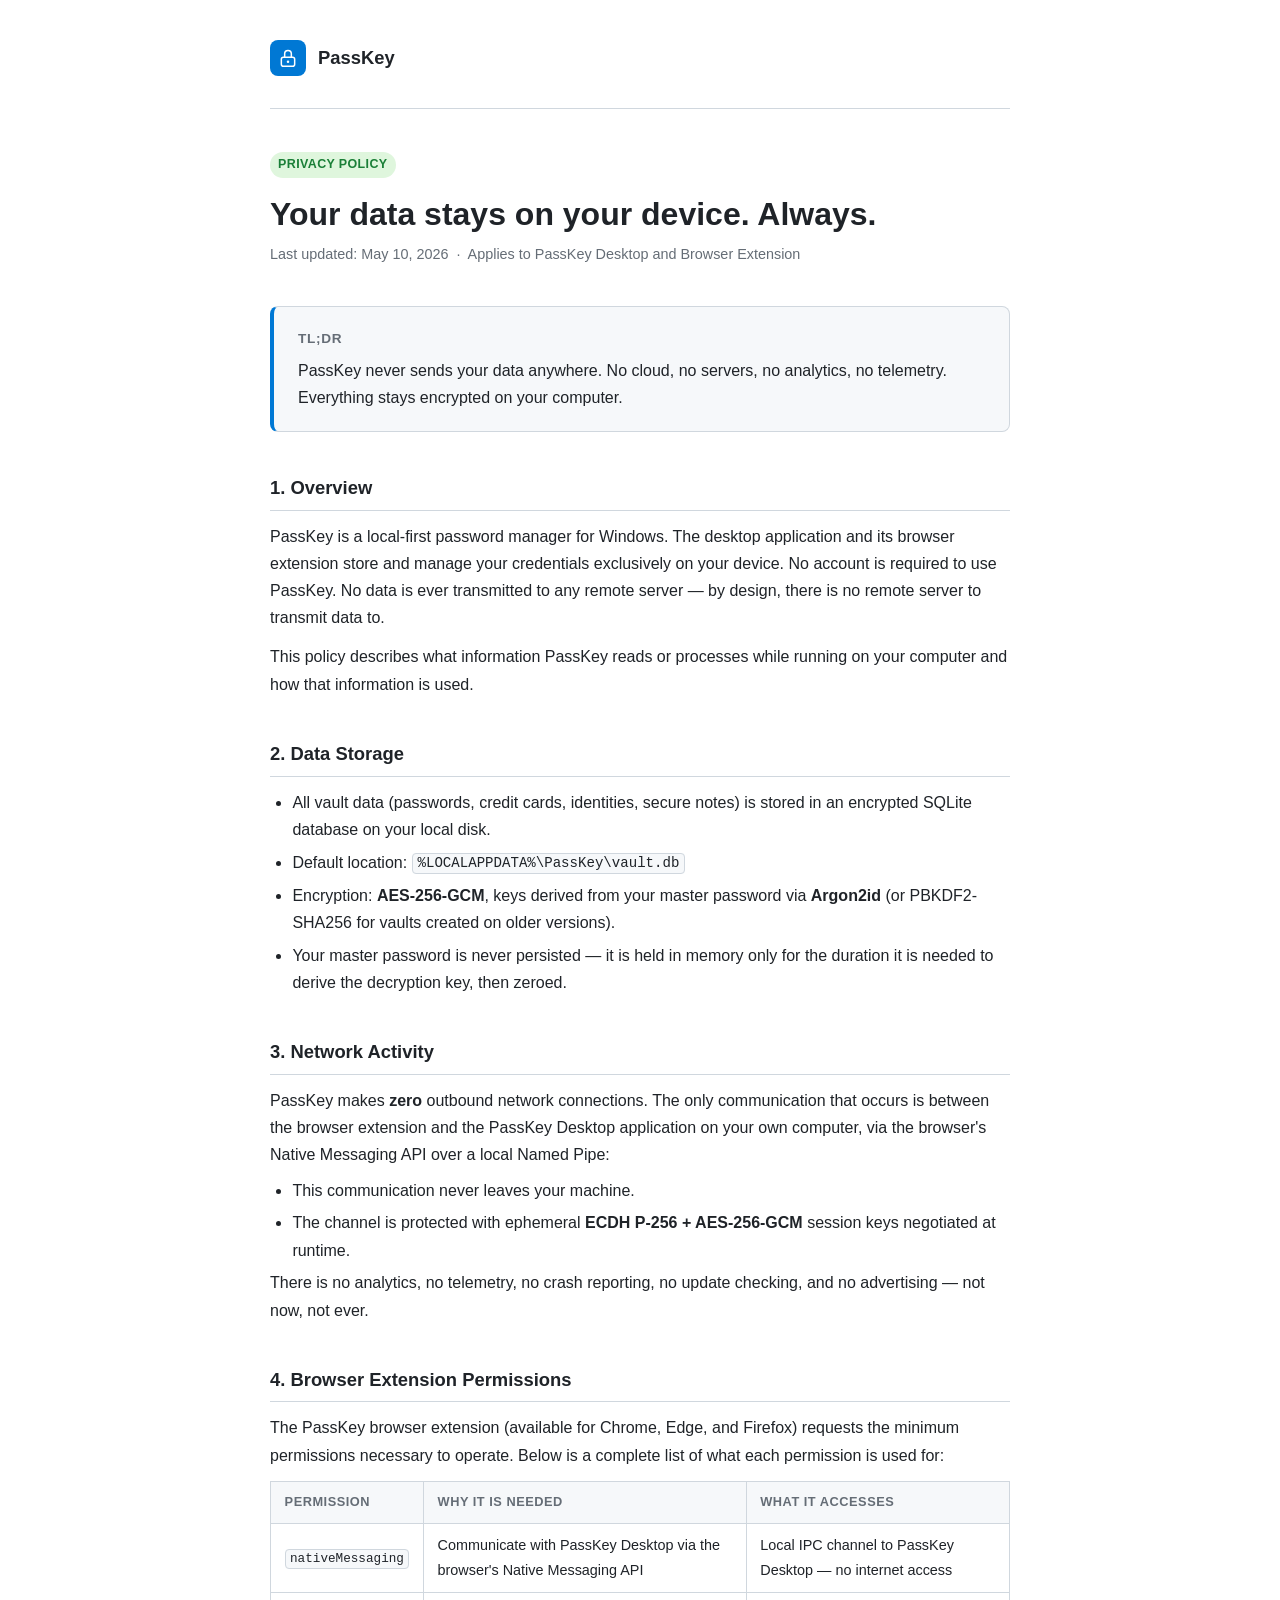
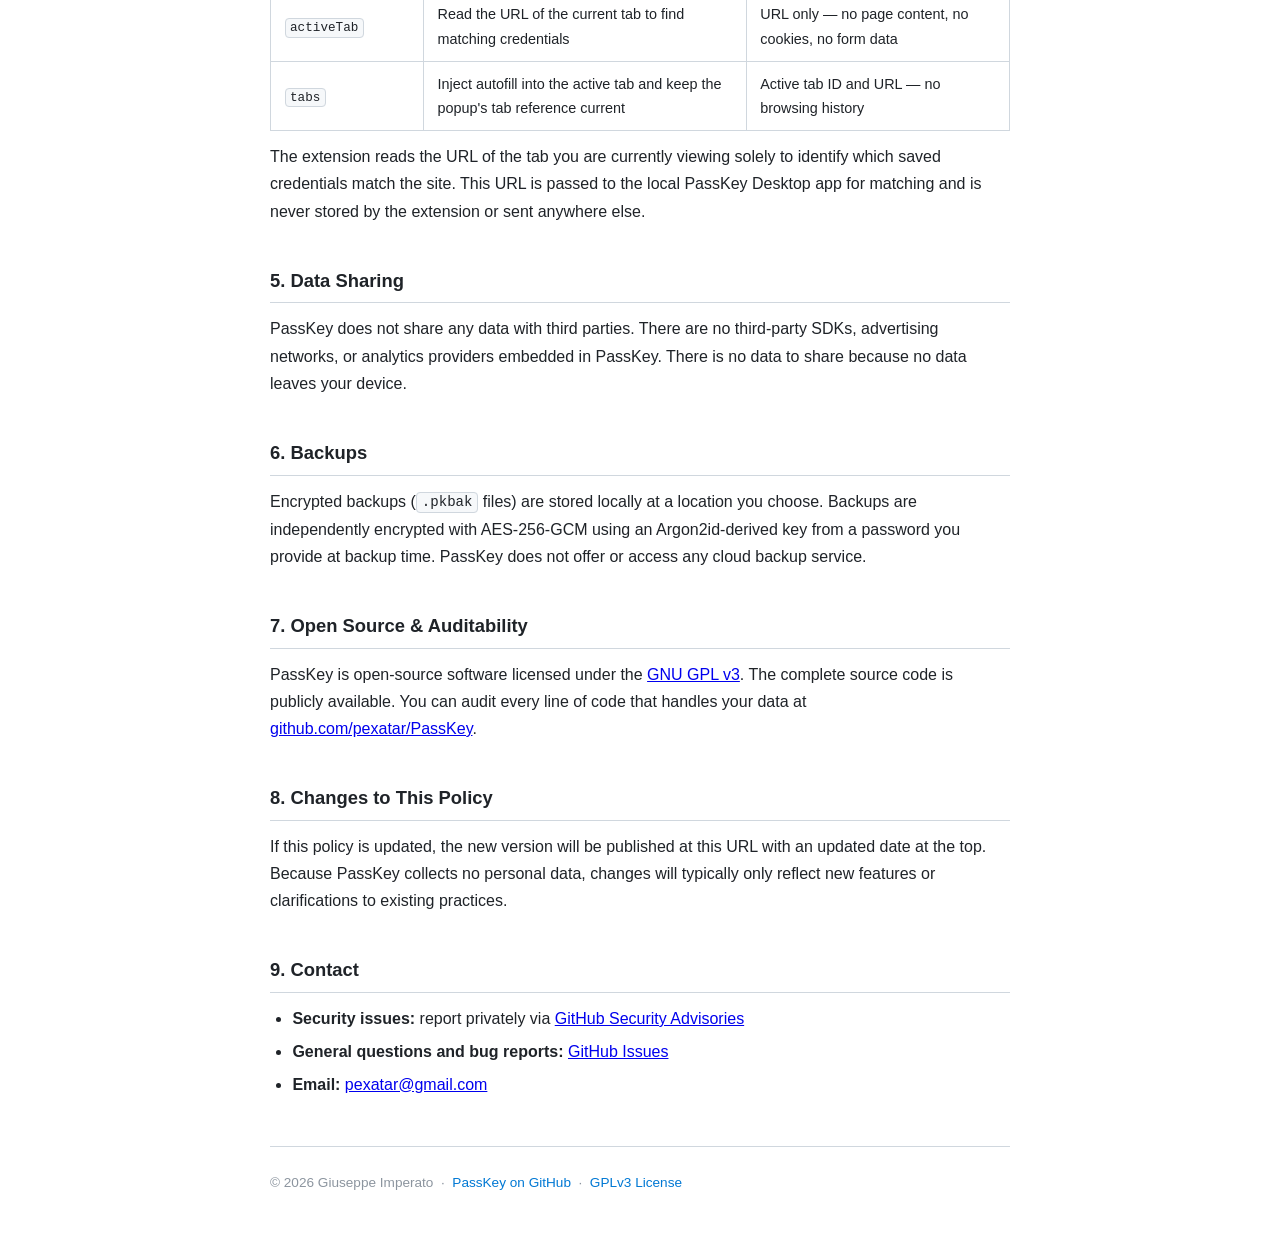
<file: docs/privacy/index.html>
<!DOCTYPE html>
<html lang="en">
<head>
  <meta charset="UTF-8">
  <meta name="viewport" content="width=device-width, initial-scale=1.0">
  <title>Privacy Policy — PassKey</title>
  <style>
    *, *::before, *::after { box-sizing: border-box; margin: 0; padding: 0; }

    :root {
      --bg:        #ffffff;
      --bg-alt:    #f6f8fa;
      --border:    #d0d7de;
      --accent:    #0078d4;
      --text:      #1f2328;
      --text-2:    #656d76;
      --text-3:    #8c959f;
      --radius:    8px;
      --max-w:     740px;
    }

    body {
      font-family: -apple-system, BlinkMacSystemFont, "Segoe UI", Roboto,
                   Helvetica, Arial, sans-serif;
      font-size: 16px;
      line-height: 1.7;
      color: var(--text);
      background: var(--bg);
      padding: 0 1rem 4rem;
    }

    /* ── Header ── */
    .pk-header {
      max-width: var(--max-w);
      margin: 0 auto;
      padding: 2.5rem 0 2rem;
      display: flex;
      align-items: center;
      gap: .75rem;
      border-bottom: 1px solid var(--border);
    }
    .pk-logo {
      width: 36px; height: 36px;
      background: var(--accent);
      border-radius: 8px;
      display: flex; align-items: center; justify-content: center;
      flex-shrink: 0;
    }
    .pk-logo svg { display: block; }
    .pk-site-name {
      font-size: 1.15rem;
      font-weight: 600;
      color: var(--text);
      text-decoration: none;
    }
    .pk-site-name:hover { color: var(--accent); }

    /* ── Content ── */
    .pk-content {
      max-width: var(--max-w);
      margin: 0 auto;
      padding-top: 2.5rem;
    }

    /* Badge */
    .pk-badge {
      display: inline-block;
      background: #dff6dd;
      color: #1a7f37;
      font-size: .78rem;
      font-weight: 600;
      letter-spacing: .03em;
      text-transform: uppercase;
      padding: .2em .65em;
      border-radius: 20px;
      margin-bottom: 1rem;
    }

    h1 {
      font-size: 2rem;
      font-weight: 700;
      line-height: 1.25;
      margin-bottom: .5rem;
    }

    .pk-meta {
      color: var(--text-2);
      font-size: .9rem;
      margin-bottom: 2.5rem;
    }

    /* TL;DR box */
    .pk-tldr {
      background: var(--bg-alt);
      border: 1px solid var(--border);
      border-left: 4px solid var(--accent);
      border-radius: var(--radius);
      padding: 1.25rem 1.5rem;
      margin-bottom: 2.5rem;
    }
    .pk-tldr strong {
      display: block;
      font-size: .85rem;
      text-transform: uppercase;
      letter-spacing: .05em;
      color: var(--text-2);
      margin-bottom: .4rem;
    }
    .pk-tldr p { margin: 0; }

    /* Sections */
    section { margin-bottom: 2.5rem; }

    h2 {
      font-size: 1.15rem;
      font-weight: 600;
      margin-bottom: .75rem;
      padding-bottom: .4rem;
      border-bottom: 1px solid var(--border);
    }

    p + p { margin-top: .75rem; }

    ul, ol {
      padding-left: 1.4rem;
      margin-top: .5rem;
    }
    li { margin-bottom: .35rem; }

    /* Permission table */
    .pk-table-wrap { overflow-x: auto; margin-top: .75rem; }
    table {
      width: 100%;
      border-collapse: collapse;
      font-size: .9rem;
    }
    thead tr { background: var(--bg-alt); }
    th, td {
      text-align: left;
      padding: .6rem .85rem;
      border: 1px solid var(--border);
    }
    th { font-weight: 600; color: var(--text-2); font-size: .8rem; text-transform: uppercase; letter-spacing: .04em; }
    code {
      font-family: "SFMono-Regular", Consolas, "Liberation Mono", Menlo, monospace;
      font-size: .88em;
      background: var(--bg-alt);
      border: 1px solid var(--border);
      border-radius: 4px;
      padding: .1em .35em;
    }

    /* Footer */
    .pk-footer {
      max-width: var(--max-w);
      margin: 3rem auto 0;
      padding-top: 1.5rem;
      border-top: 1px solid var(--border);
      color: var(--text-3);
      font-size: .85rem;
    }
    .pk-footer a { color: var(--accent); text-decoration: none; }
    .pk-footer a:hover { text-decoration: underline; }

    @media (prefers-color-scheme: dark) {
      :root {
        --bg:      #0d1117;
        --bg-alt:  #161b22;
        --border:  #30363d;
        --text:    #e6edf3;
        --text-2:  #8b949e;
        --text-3:  #6e7681;
      }
      .pk-badge { background: #1a4731; color: #3fb950; }
      .pk-logo  { background: #1f6feb; }
    }
  </style>
</head>
<body>

  <header class="pk-header">
    <div class="pk-logo" aria-hidden="true">
      <svg width="20" height="20" viewBox="0 0 24 24" fill="none">
        <rect x="4" y="11" width="16" height="11" rx="2.5" stroke="white" stroke-width="1.8"/>
        <path d="M8 11V7a4 4 0 0 1 8 0v4" stroke="white" stroke-width="1.8" stroke-linecap="round"/>
        <circle cx="12" cy="16.5" r="1.5" fill="white"/>
      </svg>
    </div>
    <a class="pk-site-name" href="https://github.com/pexatar/PassKey">PassKey</a>
  </header>

  <main class="pk-content">

    <div class="pk-badge">Privacy Policy</div>
    <h1>Your data stays on your device. Always.</h1>
    <p class="pk-meta">Last updated: May 10, 2026 &nbsp;·&nbsp; Applies to PassKey Desktop and Browser Extension</p>

    <div class="pk-tldr">
      <strong>TL;DR</strong>
      <p>PassKey never sends your data anywhere. No cloud, no servers, no analytics, no telemetry.
         Everything stays encrypted on your computer.</p>
    </div>

    <!-- 1 -->
    <section id="overview">
      <h2>1. Overview</h2>
      <p>PassKey is a local-first password manager for Windows. The desktop application and its
         browser extension store and manage your credentials exclusively on your device.
         No account is required to use PassKey. No data is ever transmitted to any remote server
         — by design, there is no remote server to transmit data to.</p>
      <p>This policy describes what information PassKey reads or processes while running on
         your computer and how that information is used.</p>
    </section>

    <!-- 2 -->
    <section id="data-storage">
      <h2>2. Data Storage</h2>
      <ul>
        <li>All vault data (passwords, credit cards, identities, secure notes) is stored in an
            encrypted SQLite database on your local disk.</li>
        <li>Default location: <code>%LOCALAPPDATA%\PassKey\vault.db</code></li>
        <li>Encryption: <strong>AES-256-GCM</strong>, keys derived from your master password via
            <strong>Argon2id</strong> (or PBKDF2-SHA256 for vaults created on older versions).</li>
        <li>Your master password is never persisted — it is held in memory only for the duration
            it is needed to derive the decryption key, then zeroed.</li>
      </ul>
    </section>

    <!-- 3 -->
    <section id="network-activity">
      <h2>3. Network Activity</h2>
      <p>PassKey makes <strong>zero</strong> outbound network connections. The only communication
         that occurs is between the browser extension and the PassKey Desktop application on your
         own computer, via the browser's Native Messaging API over a local Named Pipe:</p>
      <ul>
        <li>This communication never leaves your machine.</li>
        <li>The channel is protected with ephemeral <strong>ECDH P-256 + AES-256-GCM</strong>
            session keys negotiated at runtime.</li>
      </ul>
      <p>There is no analytics, no telemetry, no crash reporting, no update checking,
         and no advertising — not now, not ever.</p>
    </section>

    <!-- 4 -->
    <section id="browser-extension">
      <h2>4. Browser Extension Permissions</h2>
      <p>The PassKey browser extension (available for Chrome, Edge, and Firefox) requests the
         minimum permissions necessary to operate. Below is a complete list of what each
         permission is used for:</p>
      <div class="pk-table-wrap">
        <table>
          <thead>
            <tr>
              <th>Permission</th>
              <th>Why it is needed</th>
              <th>What it accesses</th>
            </tr>
          </thead>
          <tbody>
            <tr>
              <td><code>nativeMessaging</code></td>
              <td>Communicate with PassKey Desktop via the browser's Native Messaging API</td>
              <td>Local IPC channel to PassKey Desktop — no internet access</td>
            </tr>
            <tr>
              <td><code>activeTab</code></td>
              <td>Read the URL of the current tab to find matching credentials</td>
              <td>URL only — no page content, no cookies, no form data</td>
            </tr>
            <tr>
              <td><code>tabs</code></td>
              <td>Inject autofill into the active tab and keep the popup's tab reference current</td>
              <td>Active tab ID and URL — no browsing history</td>
            </tr>
          </tbody>
        </table>
      </div>
      <p style="margin-top:.75rem">The extension reads the URL of the tab you are currently
         viewing solely to identify which saved credentials match the site. This URL is passed
         to the local PassKey Desktop app for matching and is never stored by the extension or
         sent anywhere else.</p>
    </section>

    <!-- 5 -->
    <section id="data-sharing">
      <h2>5. Data Sharing</h2>
      <p>PassKey does not share any data with third parties. There are no third-party SDKs,
         advertising networks, or analytics providers embedded in PassKey. There is no data
         to share because no data leaves your device.</p>
    </section>

    <!-- 6 -->
    <section id="backups">
      <h2>6. Backups</h2>
      <p>Encrypted backups (<code>.pkbak</code> files) are stored locally at a location you
         choose. Backups are independently encrypted with AES-256-GCM using an Argon2id-derived
         key from a password you provide at backup time. PassKey does not offer or access any
         cloud backup service.</p>
    </section>

    <!-- 7 -->
    <section id="open-source">
      <h2>7. Open Source &amp; Auditability</h2>
      <p>PassKey is open-source software licensed under the
         <a href="https://github.com/pexatar/PassKey/blob/main/LICENSE">GNU GPL v3</a>.
         The complete source code is publicly available. You can audit every line of code that
         handles your data at
         <a href="https://github.com/pexatar/PassKey">github.com/pexatar/PassKey</a>.</p>
    </section>

    <!-- 8 -->
    <section id="changes">
      <h2>8. Changes to This Policy</h2>
      <p>If this policy is updated, the new version will be published at this URL with an
         updated date at the top. Because PassKey collects no personal data, changes will
         typically only reflect new features or clarifications to existing practices.</p>
    </section>

    <!-- 9 -->
    <section id="contact">
      <h2>9. Contact</h2>
      <ul>
        <li><strong>Security issues:</strong> report privately via
            <a href="https://github.com/pexatar/PassKey/security/advisories/new">GitHub Security Advisories</a></li>
        <li><strong>General questions and bug reports:</strong>
            <a href="https://github.com/pexatar/PassKey/issues">GitHub Issues</a></li>
        <li><strong>Email:</strong>
            <a href="mailto:pexatar@gmail.com">pexatar@gmail.com</a></li>
      </ul>
    </section>

  </main>

  <footer class="pk-footer">
    <p>
      © 2026 Giuseppe Imperato &nbsp;·&nbsp;
      <a href="https://github.com/pexatar/PassKey">PassKey on GitHub</a> &nbsp;·&nbsp;
      <a href="https://github.com/pexatar/PassKey/blob/main/LICENSE">GPLv3 License</a>
    </p>
  </footer>

</body>
</html>
</file>
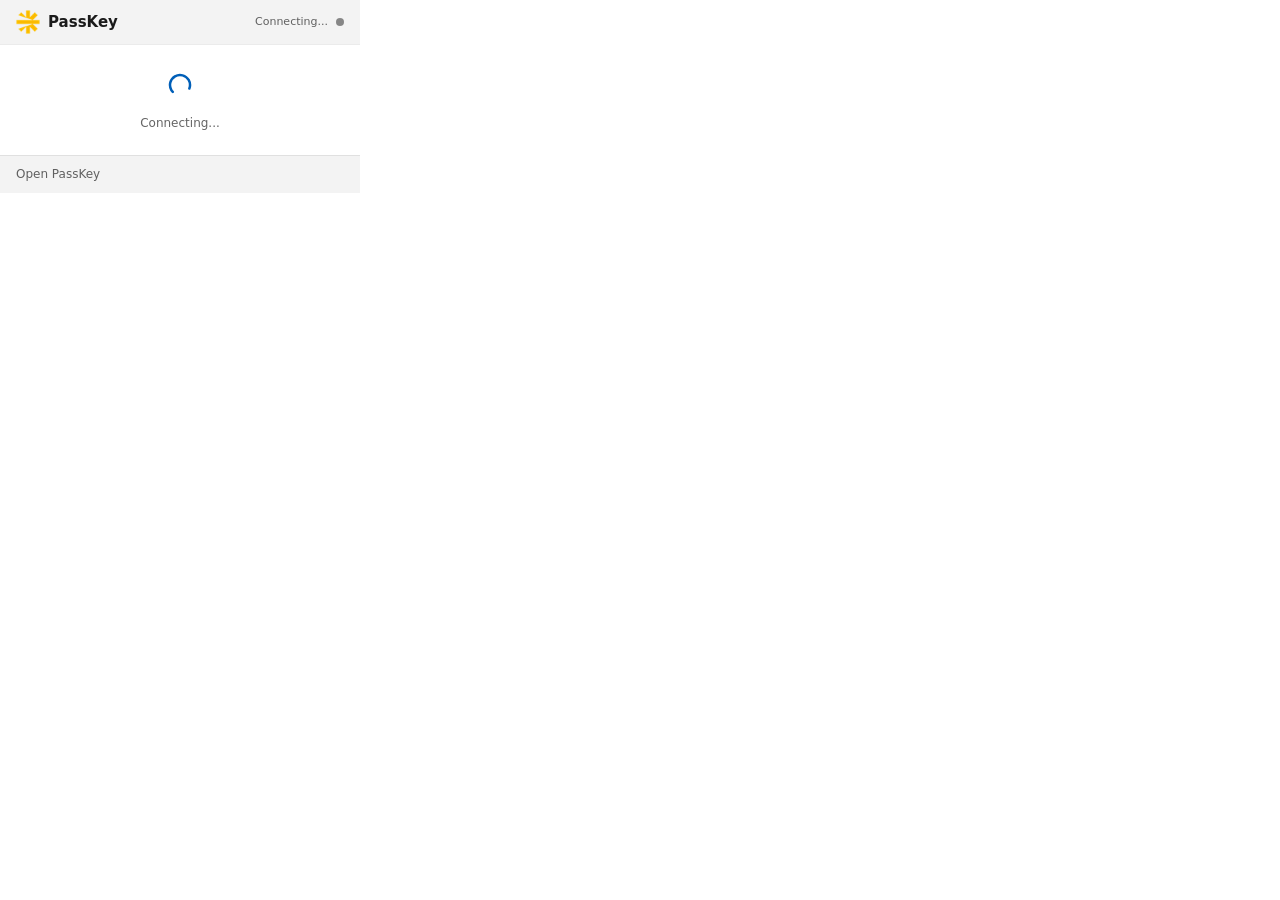
<file: extensions/chrome/popup/popup.html>
<!DOCTYPE html>
<html lang="en">
<head>
  <meta charset="UTF-8">
  <meta name="viewport" content="width=360">
  <title>PassKey</title>
  <link rel="stylesheet" href="popup.css">
</head>
<body>

  <!-- Header -->
  <header class="pk-header">
    <img src="../icons/icon-32.png" alt="" class="pk-logo" aria-hidden="true">
    <span class="pk-title">PassKey</span>
    <span id="status-text" class="pk-status-text" role="status" aria-live="polite"></span>
    <div id="status-dot" class="pk-status" aria-hidden="true"></div>
  </header>

  <!-- Domain badge (shown when valid HTTP URL) -->
  <div id="domain-badge" class="pk-domain" hidden>
    <svg width="12" height="12" viewBox="0 0 12 12" fill="none" aria-hidden="true">
      <path d="M2 10L10 2M10 2H5M10 2V7" stroke="currentColor" stroke-width="1.5" stroke-linecap="round" stroke-linejoin="round"/>
    </svg>
    <span id="domain-text"></span>
  </div>

  <div class="pk-divider"></div>

  <!-- ARIA live region for copy feedback (screen readers) -->
  <div id="copy-feedback" role="status" aria-live="polite" class="sr-only"></div>

  <!-- ── STATE: loading ─────────────────────────────────────────── -->
  <div id="state-loading" class="pk-state" role="alert" aria-live="assertive">
    <div class="pk-spinner" aria-hidden="true">
      <svg width="24" height="24" viewBox="0 0 24 24" fill="none">
        <circle cx="12" cy="12" r="10" stroke="currentColor" stroke-width="2.5"
                stroke-dasharray="40 20" stroke-linecap="round">
          <animateTransform attributeName="transform" type="rotate"
                            from="0 12 12" to="360 12 12" dur="0.8s" repeatCount="indefinite"/>
        </circle>
      </svg>
    </div>
    <p id="loading-text" class="pk-state-caption"></p>
  </div>

  <!-- ── STATE: disconnected ────────────────────────────────────── -->
  <div id="state-disconnected" class="pk-state" hidden>
    <svg class="pk-state-icon" width="40" height="40" viewBox="0 0 40 40" fill="none"
         aria-hidden="true" style="color:var(--pk-warning)">
      <path d="M20 6L37 34H3L20 6Z" fill="currentColor" opacity="0.15"/>
      <path d="M20 6L37 34H3L20 6Z" stroke="currentColor" stroke-width="2" stroke-linejoin="round"/>
      <rect x="19" y="16" width="2" height="10" rx="1" fill="currentColor"/>
      <rect x="19" y="29" width="2" height="2" rx="1" fill="currentColor"/>
    </svg>
    <h2 id="disconnected-title" class="pk-state-title"></h2>
    <p id="disconnected-sub" class="pk-state-sub"></p>
    <button id="btn-retry" class="pk-btn pk-btn-subtle" type="button"></button>
  </div>

  <!-- ── STATE: unlock (vault locked) ──────────────────────────── -->
  <div id="state-unlock" class="pk-state" hidden>
    <svg class="pk-state-icon" width="40" height="40" viewBox="0 0 40 40" fill="none"
         aria-hidden="true" style="color:var(--pk-accent)">
      <rect x="10" y="20" width="20" height="15" rx="3" fill="currentColor" opacity="0.15"/>
      <rect x="10" y="20" width="20" height="15" rx="3" stroke="currentColor" stroke-width="2"/>
      <path d="M15 20V15a5 5 0 0110 0v5" stroke="currentColor" stroke-width="2"
            stroke-linecap="round"/>
      <rect x="18.5" y="26" width="3" height="4" rx="1.5" fill="currentColor"/>
    </svg>
    <h2 id="unlock-title" class="pk-state-title"></h2>
    <p id="unlock-sub" class="pk-state-sub"></p>
    <div class="pk-unlock-form">
      <input id="master-password-input" type="password" class="pk-input"
             autocomplete="current-password" spellcheck="false"/>
      <button id="btn-unlock" class="pk-btn pk-btn-accent" type="button"></button>
    </div>
    <p id="unlock-error" class="pk-error" hidden aria-live="polite"></p>
  </div>

  <!-- ── STATE: empty ───────────────────────────────────────────── -->
  <div id="state-empty" class="pk-state" hidden>
    <svg class="pk-state-icon" width="32" height="32" viewBox="0 0 32 32" fill="none"
         aria-hidden="true" style="color:var(--pk-text-3)">
      <circle cx="16" cy="16" r="14" stroke="currentColor" stroke-width="2"/>
      <rect x="15" y="10" width="2" height="2" rx="1" fill="currentColor"/>
      <rect x="15" y="14" width="2" height="8" rx="1" fill="currentColor"/>
    </svg>
    <h2 id="empty-title" class="pk-state-title pk-state-title--sm"></h2>
    <p id="empty-sub" class="pk-state-sub"></p>
  </div>

  <!-- ── STATE: list ────────────────────────────────────────────── -->
  <div id="state-list" class="pk-list-view" hidden>

    <!-- Tab pills (shown when HTTP URL available) -->
    <div id="tab-pills" class="pk-tabs" role="tablist" hidden>
      <button id="tab-site" class="pk-tab pk-tab--active" role="tab"
              aria-selected="true" type="button"></button>
      <button id="tab-all" class="pk-tab" role="tab"
              aria-selected="false" type="button"></button>
    </div>

    <!-- Search bar -->
    <div class="pk-search-bar">
      <div class="pk-search-wrap">
        <svg class="pk-search-icon" width="16" height="16" viewBox="0 0 16 16"
             fill="none" aria-hidden="true">
          <circle cx="7" cy="7" r="5" stroke="currentColor" stroke-width="1.5"/>
          <path d="M11 11L14 14" stroke="currentColor" stroke-width="1.5" stroke-linecap="round"/>
        </svg>
        <input id="search-input" type="search" class="pk-search-input"
               autocomplete="off" spellcheck="false"/>
        <button id="btn-clear-search" class="pk-clear-btn" type="button" hidden>
          <svg width="12" height="12" viewBox="0 0 12 12" fill="none" aria-hidden="true">
            <path d="M1 1L11 11M11 1L1 11" stroke="currentColor" stroke-width="1.5" stroke-linecap="round"/>
          </svg>
        </button>
      </div>
    </div>

    <!-- Results count (visible during search) -->
    <div id="results-count" class="pk-count" hidden aria-live="polite"></div>

    <!-- Credentials list -->
    <ul id="credentials-list" class="pk-cred-list" role="list"></ul>
  </div>

  <!-- Autofill success toast (T6.2) -->
  <div id="pk-toast" class="pk-toast" role="status" aria-live="polite" hidden></div>

  <!-- Footer -->
  <footer class="pk-footer">
    <button id="btn-open-app" class="pk-footer-link" type="button"></button>
    <span id="footer-version" class="pk-footer-version"></span>
  </footer>

  <script src="../lib/url-utils.js"></script>
  <script src="../lib/messages.js"></script>
  <script src="../lib/i18n.js"></script>
  <script src="popup.js"></script>
</body>
</html>
</file>
<file: extensions/chrome/popup/popup.css>
/* ─── PassKey Extension — popup.css ─────────────────────────────────────────
   Fluent Design tokens mapped from ThemeColors.xaml + WinUI 3 Fluent system.
   Supports light and dark mode via prefers-color-scheme.
   ─────────────────────────────────────────────────────────────────────────── */

/* ── Reset ──────────────────────────────────────────────────────────────── */
*, *::before, *::after { box-sizing: border-box; margin: 0; padding: 0; }
button { background: none; border: none; cursor: pointer; font: inherit; }
input  { font: inherit; }
ul     { list-style: none; }
/* Preserve HTML hidden attribute — prevents display:flex on .pk-state from winning */
[hidden] { display: none !important; }

/* ── Tokens: Light ───────────────────────────────────────────────────────── */
:root {
  --pk-bg:           #ffffff;
  --pk-surface:      #f3f3f3;
  --pk-surface-card: #ffffff;
  --pk-border:       rgba(0,0,0,0.0578);
  --pk-divider:      rgba(0,0,0,0.0803);
  --pk-text-1:       rgba(0,0,0,0.8956);
  --pk-text-2:       rgba(0,0,0,0.6063);
  --pk-text-3:       rgba(0,0,0,0.4458);
  --pk-accent:       #005fb8;
  --pk-accent-hover: #0067c0;
  --pk-accent-text:  #ffffff;
  --pk-avatar:       #0078d4;
  --pk-success:      #388e3c;
  --pk-warning:      #f57c00;
  --pk-error:        #c62828;
  --pk-fill-hover:   rgba(0,0,0,0.0373);
  --pk-fill-active:  rgba(0,0,0,0.0578);
  --pk-tab-active-bg: rgba(0,0,0,0.0578);
}

/* ── Tokens: Dark ────────────────────────────────────────────────────────── */
@media (prefers-color-scheme: dark) {
  :root {
    --pk-bg:           #202020;
    --pk-surface:      #2c2c2c;
    --pk-surface-card: #2c2c2c;
    --pk-border:       rgba(255,255,255,0.0837);
    --pk-divider:      rgba(255,255,255,0.0837);
    --pk-text-1:       rgba(255,255,255,0.8956);
    --pk-text-2:       rgba(255,255,255,0.6063);
    --pk-text-3:       rgba(255,255,255,0.4458);
    --pk-accent:       #60cdff;
    --pk-accent-hover: #4cc8f0;
    --pk-accent-text:  #003d6b;
    --pk-avatar:       #0078d4;
    --pk-success:      #81c784;
    --pk-warning:      #ff9800;
    --pk-error:        #e57373;
    --pk-fill-hover:   rgba(255,255,255,0.0605);
    --pk-fill-active:  rgba(255,255,255,0.0837);
    --pk-tab-active-bg: rgba(255,255,255,0.0837);
  }
}

/* ── Base ────────────────────────────────────────────────────────────────── */
body {
  width: 360px;
  min-height: 80px;
  max-height: 520px;
  overflow: hidden;
  background: var(--pk-bg);
  color: var(--pk-text-1);
  font-family: 'Segoe UI Variable', 'Segoe UI', system-ui, sans-serif;
  font-size: 14px;
  line-height: 1.4;
  display: flex;
  flex-direction: column;
}

/* ── Accessibility ───────────────────────────────────────────────────────── */
.sr-only {
  position: absolute; width: 1px; height: 1px;
  padding: 0; margin: -1px; overflow: hidden;
  clip: rect(0,0,0,0); white-space: nowrap; border: 0;
}

/* ── Header ──────────────────────────────────────────────────────────────── */
.pk-header {
  display: flex;
  align-items: center;
  gap: 8px;
  padding: 10px 16px;
  background: var(--pk-surface);
}

.pk-logo { width: 24px; height: 24px; flex-shrink: 0; }

.pk-title {
  font-size: 15px;
  font-weight: 600;
  color: var(--pk-text-1);
  flex: 1;
}

/* Status dot */
.pk-status {
  width: 8px;
  height: 8px;
  border-radius: 50%;
  background: var(--pk-text-3);
  flex-shrink: 0;
  transition: background 0.2s;
}
.pk-status.connected    { background: var(--pk-success); }
.pk-status.locked       { background: var(--pk-warning); }
.pk-status.disconnected { background: var(--pk-error); }

/* Status text (T6.3) — visible connection status next to the dot */
.pk-status-text {
  font-size: 11px;
  color: var(--pk-text-2);
  white-space: nowrap;
}

/* Domain badge */
.pk-domain {
  display: flex;
  align-items: center;
  gap: 4px;
  padding: 4px 16px;
  background: var(--pk-surface);
  color: var(--pk-text-2);
  font-size: 12px;
}

.pk-divider {
  height: 1px;
  background: var(--pk-divider);
}

/* ── States (centered content) ───────────────────────────────────────────── */
.pk-state {
  display: flex;
  flex-direction: column;
  align-items: center;
  justify-content: center;
  padding: 28px 24px 24px;
  gap: 8px;
  flex: 1;
  text-align: center;
}

.pk-state-icon { flex-shrink: 0; }

.pk-state-title {
  font-size: 15px;
  font-weight: 600;
  color: var(--pk-text-1);
}
.pk-state-title--sm { font-size: 14px; }

.pk-state-caption,
.pk-state-sub {
  font-size: 12px;
  color: var(--pk-text-2);
  max-width: 260px;
}

/* Loading spinner */
.pk-spinner {
  color: var(--pk-accent);
  margin-bottom: 4px;
}

/* ── Buttons ─────────────────────────────────────────────────────────────── */
.pk-btn {
  display: inline-flex;
  align-items: center;
  justify-content: center;
  gap: 6px;
  padding: 8px 20px;
  border-radius: 4px;
  font-size: 13px;
  font-weight: 600;
  min-width: 120px;
  margin-top: 6px;
  transition: background 0.12s;
}
.pk-btn:focus-visible { outline: 2px solid var(--pk-accent); outline-offset: 2px; }

.pk-btn-accent {
  background: var(--pk-accent);
  color: var(--pk-accent-text);
}
.pk-btn-accent:hover  { background: var(--pk-accent-hover); }
.pk-btn-accent:active { opacity: 0.85; }

.pk-btn-subtle {
  background: var(--pk-fill-hover);
  color: var(--pk-text-1);
}
.pk-btn-subtle:hover  { background: var(--pk-fill-active); }

/* ── Unlock form ─────────────────────────────────────────────────────────── */
.pk-unlock-form {
  display: flex;
  flex-direction: column;
  align-items: center;
  gap: 8px;
  width: 100%;
  max-width: 280px;
  margin-top: 4px;
}

.pk-input {
  width: 100%;
  padding: 8px 12px;
  border: 1px solid var(--pk-border);
  border-radius: 4px;
  background: var(--pk-surface-card);
  color: var(--pk-text-1);
  font-size: 14px;
  outline: none;
}
.pk-input:focus { border-color: var(--pk-accent); box-shadow: 0 0 0 1px var(--pk-accent); }

.pk-error {
  font-size: 12px;
  color: var(--pk-error);
  margin-top: 2px;
}

/* ── List view ───────────────────────────────────────────────────────────── */
.pk-list-view {
  display: flex;
  flex-direction: column;
  flex: 1;
  overflow: hidden;
}

/* Tab pills */
.pk-tabs {
  display: flex;
  gap: 4px;
  padding: 8px 16px 0;
}

.pk-tab {
  padding: 5px 14px;
  border-radius: 20px;
  font-size: 12px;
  font-weight: 500;
  color: var(--pk-text-2);
  background: transparent;
  transition: background 0.12s, color 0.12s;
}
.pk-tab:hover { background: var(--pk-fill-hover); color: var(--pk-text-1); }
.pk-tab--active {
  background: var(--pk-tab-active-bg);
  color: var(--pk-text-1);
  font-weight: 600;
}
.pk-tab:focus-visible { outline: 2px solid var(--pk-accent); outline-offset: 2px; }

/* Search bar */
.pk-search-bar {
  padding: 8px 16px 4px;
}

.pk-search-wrap {
  display: flex;
  align-items: center;
  gap: 6px;
  background: var(--pk-surface);
  border: 1px solid var(--pk-border);
  border-radius: 20px;
  padding: 6px 10px;
}
.pk-search-wrap:focus-within { border-color: var(--pk-accent); }

.pk-search-icon { color: var(--pk-text-3); flex-shrink: 0; }

.pk-search-input {
  flex: 1;
  border: none;
  background: transparent;
  color: var(--pk-text-1);
  font-size: 13px;
  outline: none;
  min-width: 0;
}
.pk-search-input::placeholder { color: var(--pk-text-3); }
.pk-search-input::-webkit-search-cancel-button { display: none; }

.pk-clear-btn {
  color: var(--pk-text-3);
  padding: 2px;
  border-radius: 50%;
  display: flex;
  align-items: center;
  justify-content: center;
  flex-shrink: 0;
}
.pk-clear-btn:hover { color: var(--pk-text-1); background: var(--pk-fill-hover); }

/* Results count */
.pk-count {
  padding: 2px 16px 4px;
  font-size: 11px;
  color: var(--pk-text-3);
}

/* Credentials list */
.pk-cred-list {
  overflow-y: auto;
  flex: 1;
  padding: 4px 8px 8px;
  max-height: 320px;
}

/* Credential item */
.pk-cred-item {
  display: flex;
  align-items: center;
  gap: 10px;
  padding: 8px 8px;
  border-radius: 6px;
  cursor: default;
  outline: none;
}
.pk-cred-item:hover,
.pk-cred-item:focus-visible { background: var(--pk-fill-hover); }
.pk-cred-item:focus-visible  { outline: 2px solid var(--pk-accent); outline-offset: -2px; }

/* Avatar circle */
.pk-avatar {
  width: 32px;
  height: 32px;
  border-radius: 50%;
  background: var(--pk-avatar);
  color: #fff;
  font-size: 13px;
  font-weight: 600;
  display: flex;
  align-items: center;
  justify-content: center;
  flex-shrink: 0;
  text-transform: uppercase;
  user-select: none;
}

/* Credential body */
.pk-cred-body {
  flex: 1;
  min-width: 0;
}
.pk-cred-title {
  font-size: 13px;
  font-weight: 600;
  color: var(--pk-text-1);
  white-space: nowrap;
  overflow: hidden;
  text-overflow: ellipsis;
}
.pk-cred-sub {
  font-size: 11px;
  color: var(--pk-text-2);
  white-space: nowrap;
  overflow: hidden;
  text-overflow: ellipsis;
}

/* Password presence indicator — hidden: the always-visible copy-password action
   now conveys password presence, so the separate dot would be redundant. */
.pk-pw-indicator { display: none; }

/* Action buttons — always visible for discoverability (Bitwarden/1Password pattern) */
.pk-cred-actions {
  display: flex;
  gap: 3px;
  flex-shrink: 0;
}

/* Labeled action buttons (icon + text) */
.pk-action-btn {
  display: inline-flex;
  align-items: center;
  gap: 4px;
  padding: 3px 7px;
  border-radius: 4px;
  font-size: 11px;
  font-weight: 500;
  color: var(--pk-text-2);
  white-space: nowrap;
  transition: background 0.1s, color 0.1s;
}
.pk-action-btn:hover  { background: var(--pk-fill-hover); color: var(--pk-text-1); }
.pk-action-btn:active { background: var(--pk-fill-active); }
.pk-action-btn:focus-visible { outline: 2px solid var(--pk-accent); outline-offset: 2px; }
.pk-action-btn.success { color: var(--pk-success); }
.pk-action-btn.error   { color: var(--pk-error); }

/* Fill button: accent color — primary action hierarchy */
.pk-action-btn[data-action="fill"] {
  background: var(--pk-accent);
  color: var(--pk-accent-text);
  font-weight: 600;
}
.pk-action-btn[data-action="fill"]:hover  { background: var(--pk-accent-hover); }
.pk-action-btn[data-action="fill"]:active { opacity: 0.85; }

.pk-action-icon { display: flex; align-items: center; flex-shrink: 0; }
.pk-action-label { line-height: 1; }

/* Copy buttons: icon-only (text hidden visually, accessible via aria-label) */
.pk-action-btn:not([data-action="fill"]) {
  width: 28px;
  height: 28px;
  padding: 0;
  justify-content: center;
  color: var(--pk-text-1);
  background: var(--pk-fill-hover);
}
.pk-action-btn:not([data-action="fill"]):hover { background: var(--pk-fill-active); }
.pk-action-btn:not([data-action="fill"]) .pk-action-label { display: none; }

/* Legacy icon-only buttons (kept for other potential uses) */
.pk-icon-btn {
  width: 28px;
  height: 28px;
  border-radius: 4px;
  display: flex;
  align-items: center;
  justify-content: center;
  color: var(--pk-text-2);
  transition: background 0.1s, color 0.1s;
}
.pk-icon-btn:hover  { background: var(--pk-fill-hover); color: var(--pk-text-1); }
.pk-icon-btn:active { background: var(--pk-fill-active); }
.pk-icon-btn:focus-visible { outline: 2px solid var(--pk-accent); outline-offset: 2px; }
.pk-icon-btn.success { color: var(--pk-success); }
.pk-icon-btn.error   { color: var(--pk-error); }

/* ── Footer ──────────────────────────────────────────────────────────────── */
.pk-footer {
  display: flex;
  align-items: center;
  justify-content: space-between;
  padding: 8px 16px;
  border-top: 1px solid var(--pk-divider);
  background: var(--pk-surface);
  flex-shrink: 0;
}

.pk-footer-link {
  font-size: 12px;
  color: var(--pk-text-2);
  padding: 2px 0;
  border-radius: 2px;
}
.pk-footer-link:hover { color: var(--pk-text-1); text-decoration: underline; }
.pk-footer-link:focus-visible { outline: 2px solid var(--pk-accent); outline-offset: 2px; }

.pk-footer-version {
  font-size: 11px;
  color: var(--pk-text-3);
}

/* ── Spinner inline (for icon buttons) ──────────────────────────────────── */
@keyframes pk-spin {
  from { transform: rotate(0deg); }
  to   { transform: rotate(360deg); }
}
.pk-spin { animation: pk-spin 0.7s linear infinite; display: block; }

/* ── Autofill success toast (T6.2) ──────────────────────────────────────── */
.pk-toast {
  position: fixed;
  left: 50%;
  bottom: 52px;
  transform: translateX(-50%);
  max-width: 320px;
  padding: 8px 14px;
  border-radius: 6px;
  background: var(--pk-success);
  color: #fff;
  font-size: 12px;
  font-weight: 500;
  text-align: center;
  box-shadow: 0 2px 8px rgba(0,0,0,0.25);
  z-index: 10;
}
</file>
